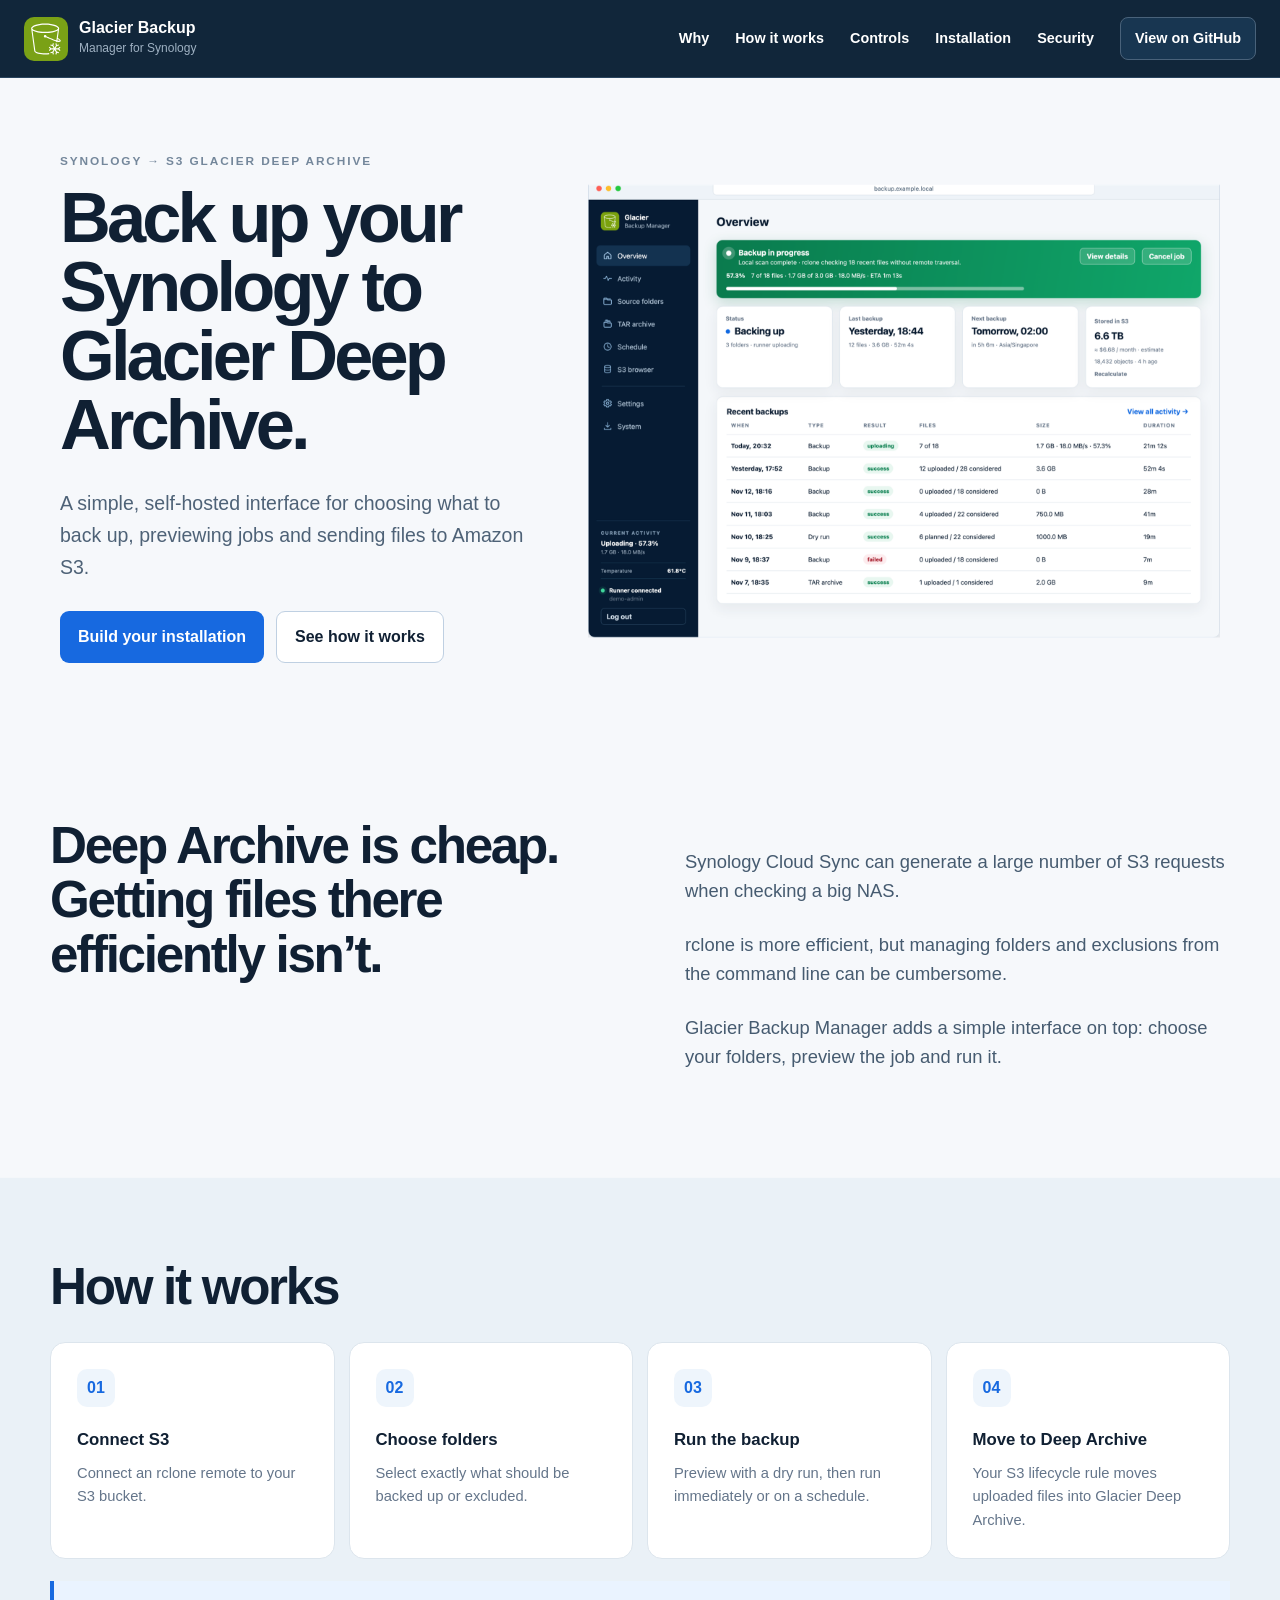
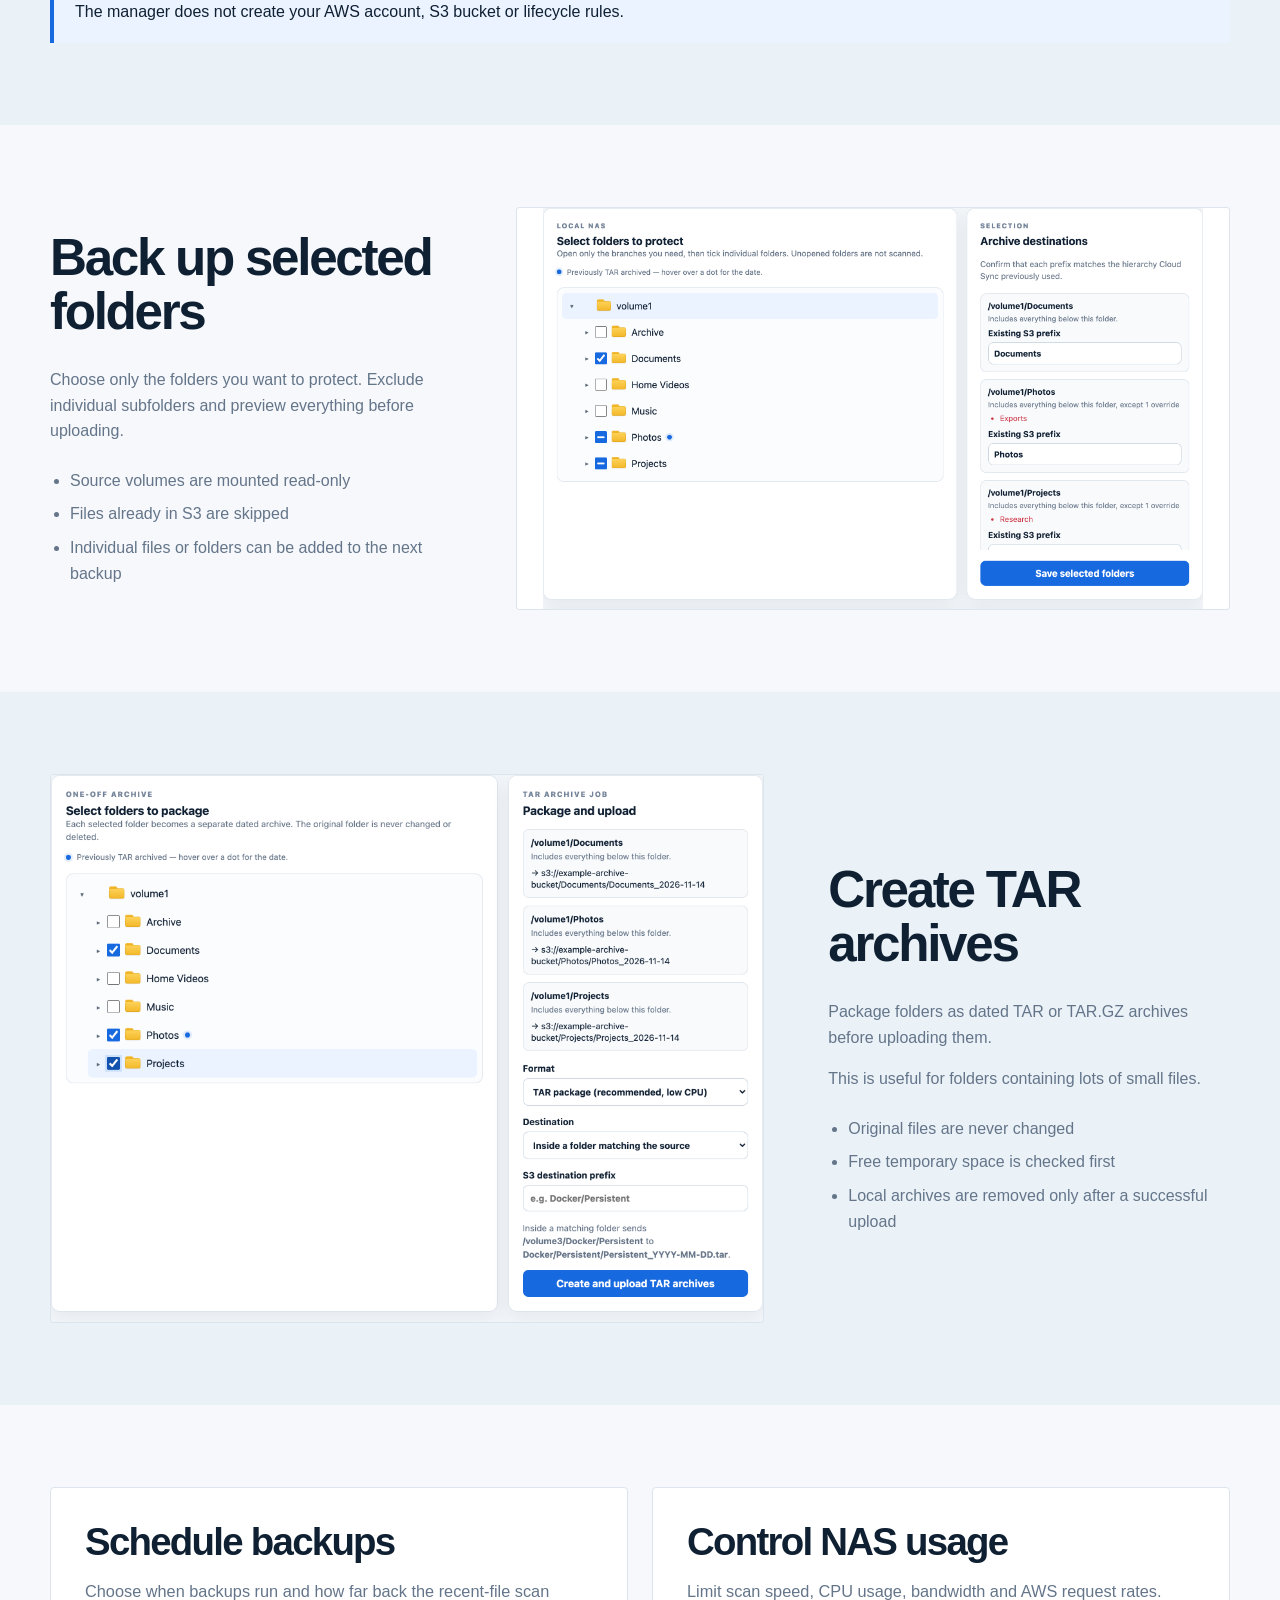
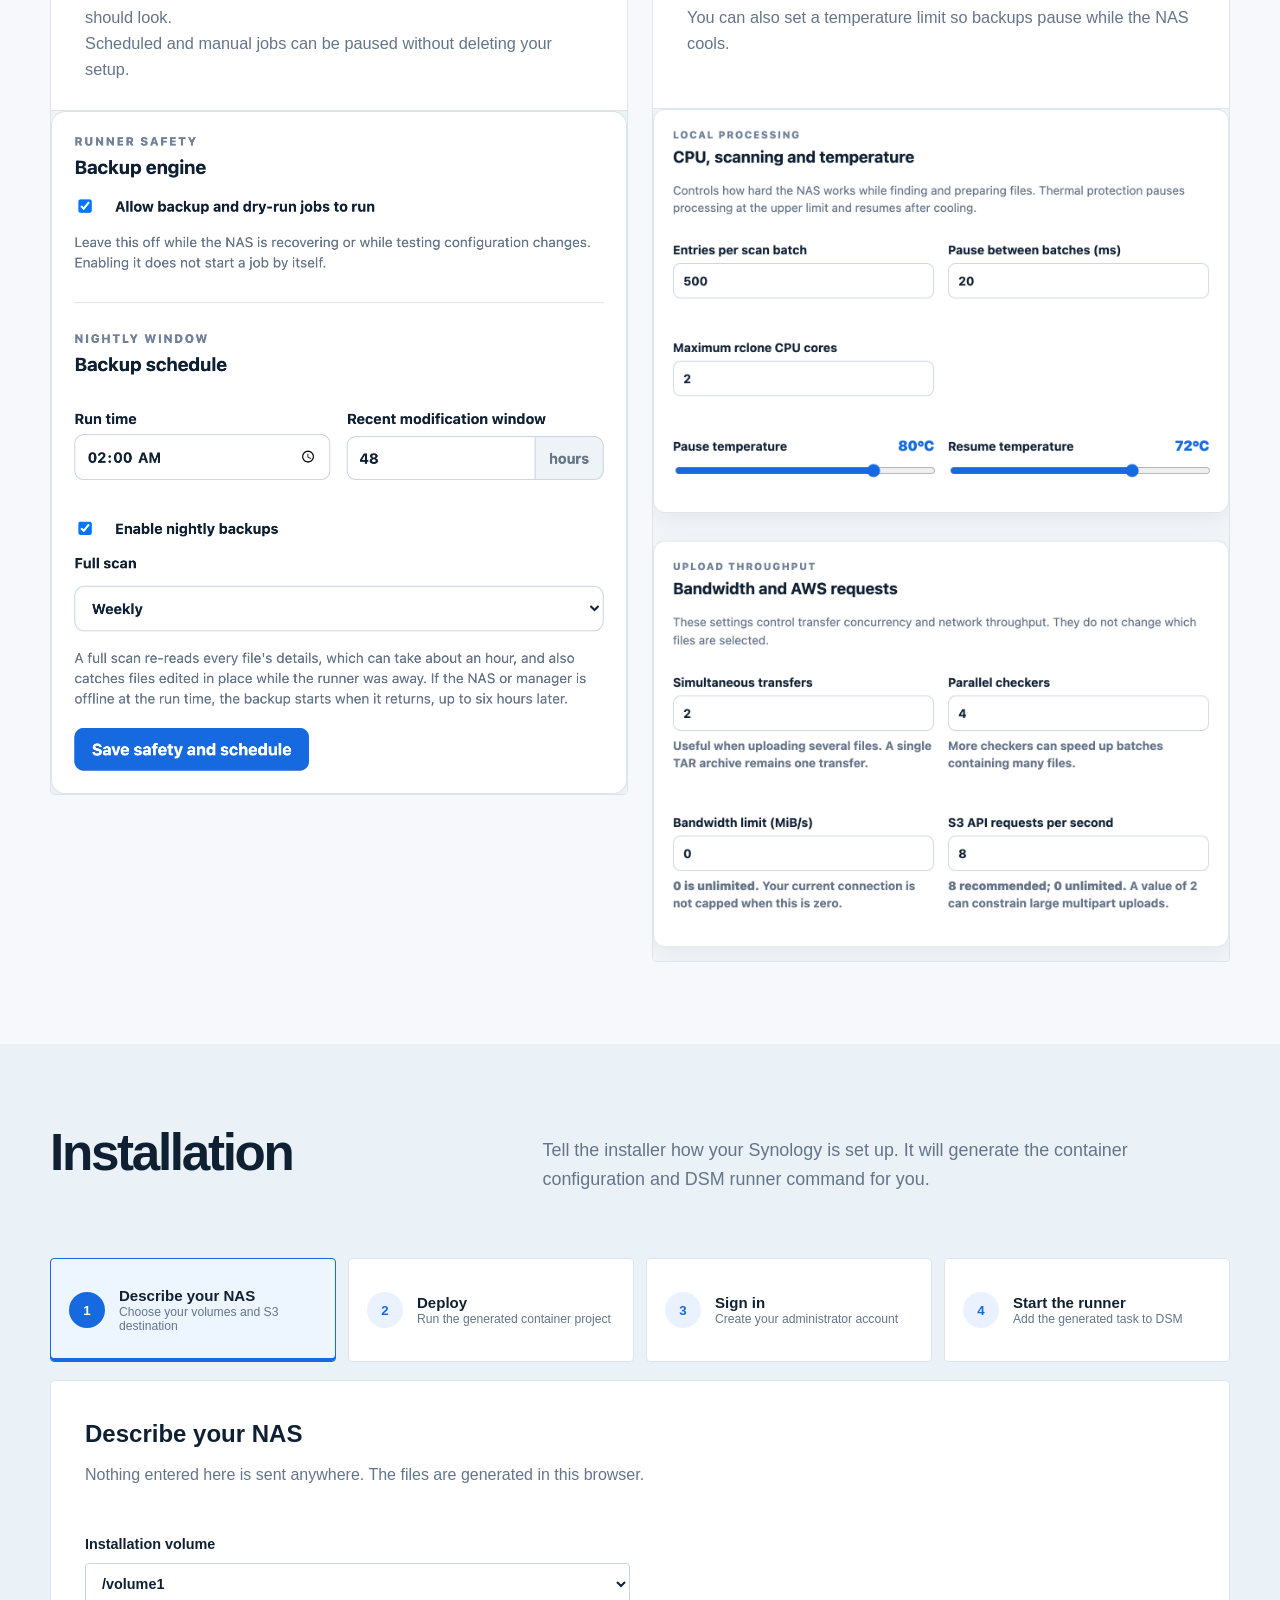
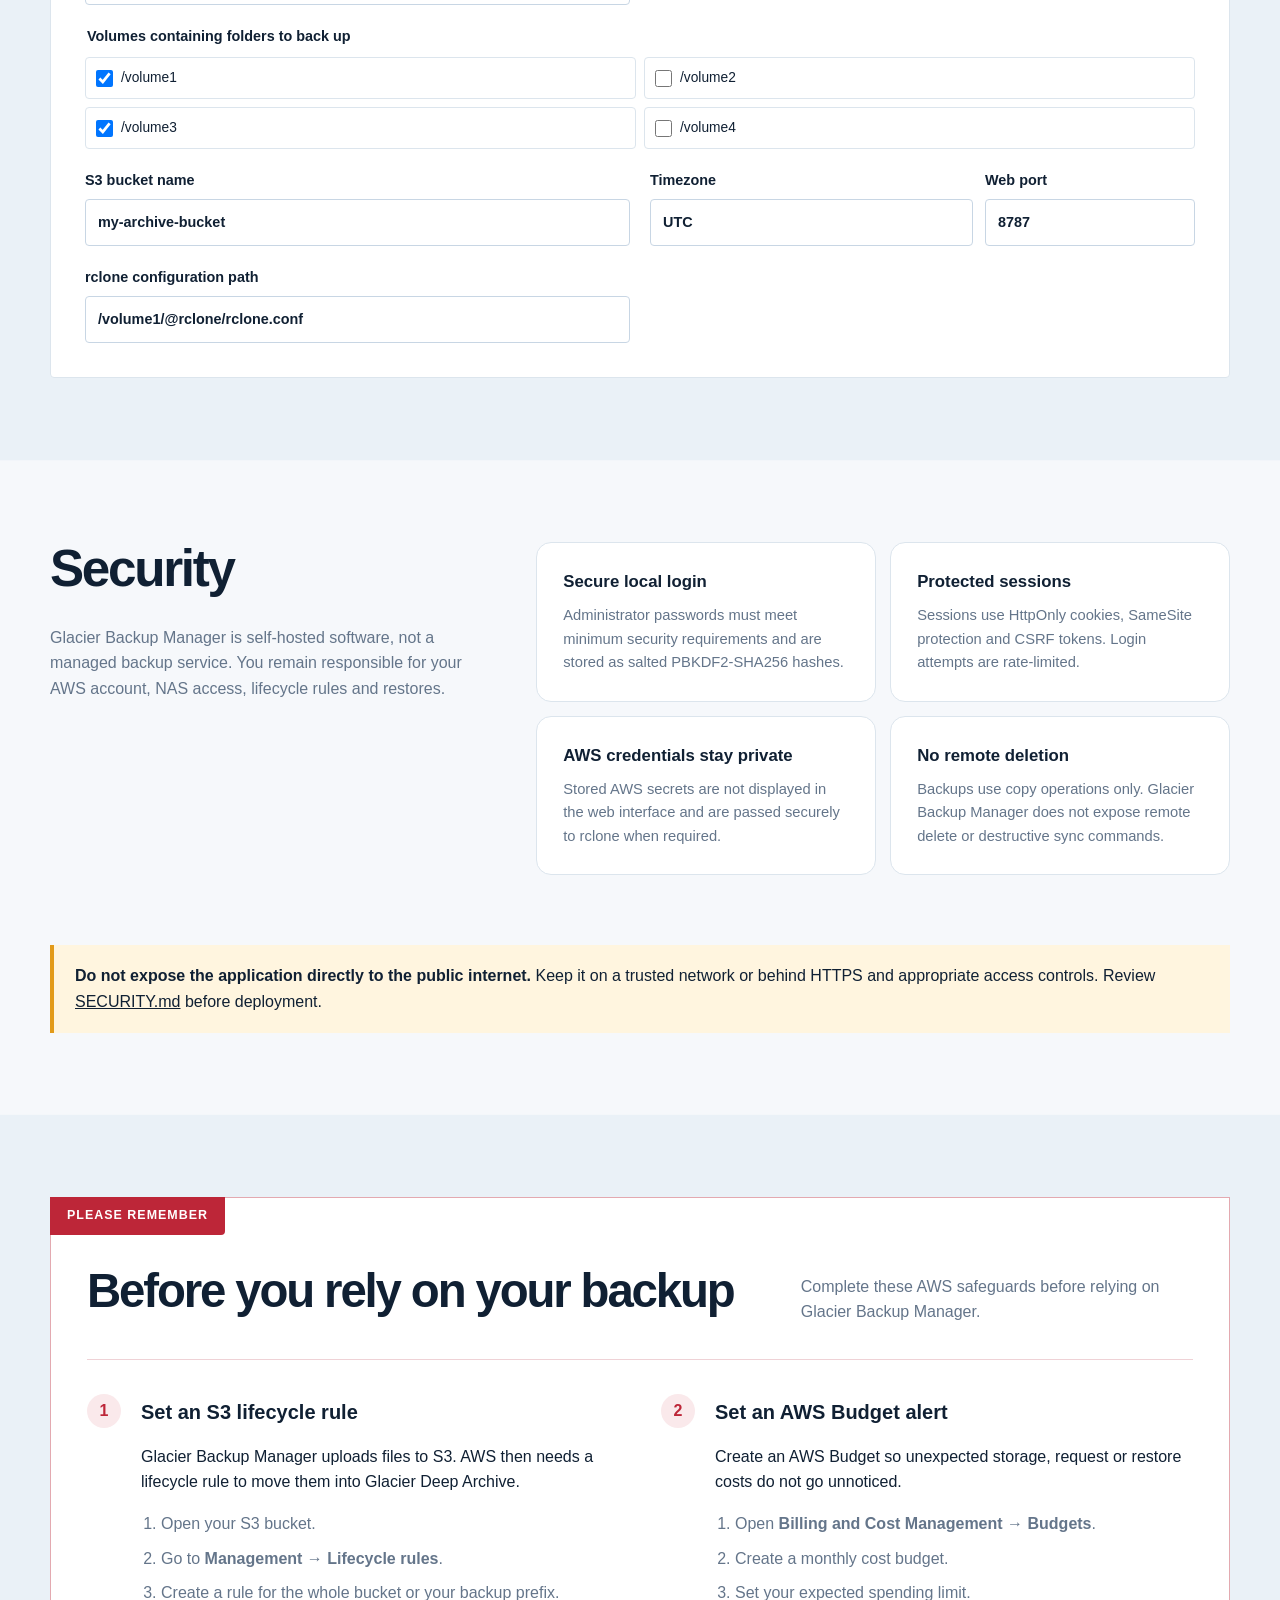
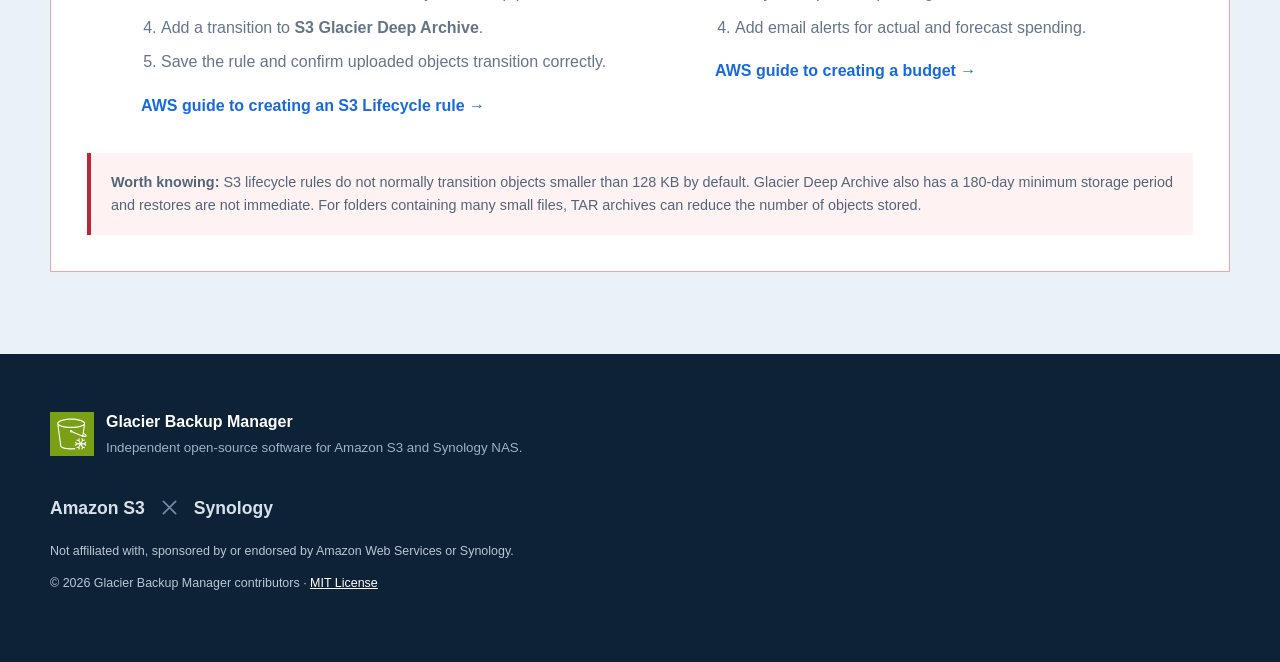
<file: website/index.html>
<!doctype html>
<html lang="en">
<head>
  <meta charset="utf-8">
  <meta name="viewport" content="width=device-width, initial-scale=1">
  <meta name="description" content="A simple, self-hosted interface for choosing what to back up, previewing jobs and sending files from Synology to Amazon S3.">
  <title>Glacier Backup Manager</title>
  <link rel="icon" href="assets/favicon.svg" type="image/svg+xml">
  <link rel="stylesheet" href="styles.css">
  <link rel="stylesheet" href="refinements.css">
</head>
<body>
  <header class="site-header">
    <a class="brand" href="#top" aria-label="Glacier Backup Manager home"><img src="assets/glacier-mark.svg" alt=""><span><strong>Glacier Backup</strong><small>Manager for Synology</small></span></a>
    <button class="menu" type="button" aria-expanded="false" aria-controls="nav">Menu</button>
    <nav id="nav" aria-label="Main navigation">
      <a href="#why">Why</a><a href="#how">How it works</a><a href="#controls">Controls</a><a href="#installation">Installation</a><a href="#security">Security</a>
      <a class="nav-cta" href="https://github.com/impala84/synology-glacier-backup-manager">View on GitHub</a>
    </nav>
  </header>

  <main id="top">
    <section class="hero">
      <div class="hero-copy">
        <p class="eyebrow">SYNOLOGY → S3 GLACIER DEEP ARCHIVE</p>
        <h1>Back up your Synology to Glacier Deep Archive.</h1>
        <p class="lede">A simple, self-hosted interface for choosing what to back up, previewing jobs and sending files to Amazon S3.</p>
        <div class="hero-actions"><a class="button primary" href="#installation">Build your installation</a><a class="button secondary" href="#how">See how it works</a></div>
      </div>
      <figure class="hero-shot"><img src="assets/overview-window.png" alt="Glacier Backup Manager overview showing a backup in progress, storage status and recent runs"></figure>
    </section>

    <section class="section story" id="why">
      <div><h2>Deep Archive is cheap. Getting files there efficiently isn’t.</h2></div>
      <div class="story-copy"><p>Synology Cloud Sync can generate a large number of S3 requests when checking a big NAS.</p><p>rclone is more efficient, but managing folders and exclusions from the command line can be cumbersome.</p><p>Glacier Backup Manager adds a simple interface on top: choose your folders, preview the job and run it.</p></div>
    </section>

    <section class="section" id="how">
      <h2>How it works</h2>
      <div class="flow">
        <article><span>01</span><h3>Connect S3</h3><p>Connect an rclone remote to your S3 bucket.</p></article>
        <article><span>02</span><h3>Choose folders</h3><p>Select exactly what should be backed up or excluded.</p></article>
        <article><span>03</span><h3>Run the backup</h3><p>Preview with a dry run, then run immediately or on a schedule.</p></article>
        <article><span>04</span><h3>Move to Deep Archive</h3><p>Your S3 lifecycle rule moves uploaded files into Glacier Deep Archive.</p></article>
      </div>
      <div class="note">The manager does not create your AWS account, S3 bucket or lifecycle rules.</div>
    </section>

    <section class="section task-section" id="folders">
      <div class="task-copy"><h2>Back up selected folders</h2><p>Choose only the folders you want to protect. Exclude individual subfolders and preview everything before uploading.</p><ul><li>Source volumes are mounted read-only</li><li>Files already in S3 are skipped</li><li>Individual files or folders can be added to the next backup</li></ul></div>
      <figure class="plain-shot folder-shot"><img src="assets/folder-selection-landscape.png" alt="An anonymised folder browser with selected and excluded backup folders"></figure>
    </section>

    <section class="section task-section task-section-reverse" id="tar">
      <figure class="plain-shot"><img src="assets/tar-archives.png" alt="Select folders and configure a dated TAR archive"></figure>
      <div class="task-copy"><h2>Create TAR archives</h2><p>Package folders as dated TAR or TAR.GZ archives before uploading them.</p><p>This is useful for folders containing lots of small files.</p><ul><li>Original files are never changed</li><li>Free temporary space is checked first</li><li>Local archives are removed only after a successful upload</li></ul></div>
    </section>

    <section class="section controls" id="controls">
      <article class="control-card">
        <div class="control-copy"><h2>Schedule backups</h2><p>Choose when backups run and how far back the recent-file scan should look.</p><p>Scheduled and manual jobs can be paused without deleting your setup.</p></div>
        <figure><img src="assets/schedule.png" alt="Nightly backup schedule and modification window"></figure>
      </article>
      <article class="control-card">
        <div class="control-copy"><h2>Control NAS usage</h2><p>Limit scan speed, CPU usage, bandwidth and AWS request rates.</p><p>You can also set a temperature limit so backups pause while the NAS cools.</p></div>
        <figure><img src="assets/settings.png" alt="CPU, temperature, bandwidth and AWS request controls"></figure>
      </article>
    </section>

    <section class="section installation" id="installation">
      <div class="installation-heading"><h2>Installation</h2><p>Tell the installer how your Synology is set up. It will generate the container configuration and DSM runner command for you.</p></div>

      <div class="installation-tabs" role="tablist" aria-label="Installation steps">
        <button type="button" role="tab" id="install-tab-1" aria-controls="install-panel-1" aria-selected="true" data-install-tab="install-panel-1"><span>1</span><strong>Describe your NAS</strong><small>Choose your volumes and S3 destination</small></button>
        <button type="button" role="tab" id="install-tab-2" aria-controls="install-panel-2" aria-selected="false" tabindex="-1" data-install-tab="install-panel-2"><span>2</span><strong>Deploy</strong><small>Run the generated container project</small></button>
        <button type="button" role="tab" id="install-tab-3" aria-controls="install-panel-3" aria-selected="false" tabindex="-1" data-install-tab="install-panel-3"><span>3</span><strong>Sign in</strong><small>Create your administrator account</small></button>
        <button type="button" role="tab" id="install-tab-4" aria-controls="install-panel-4" aria-selected="false" tabindex="-1" data-install-tab="install-panel-4"><span>4</span><strong>Start the runner</strong><small>Add the generated task to DSM</small></button>
      </div>

      <div class="installation-panel" id="install-panel-1" role="tabpanel" aria-labelledby="install-tab-1">
        <form class="builder-form" id="install-builder">
          <div class="panel-heading"><h3>Describe your NAS</h3><p>Nothing entered here is sent anywhere. The files are generated in this browser.</p></div>
          <label>Installation volume
            <select id="install-volume">
              <option value="volume1">/volume1</option><option value="volume2">/volume2</option><option value="volume3">/volume3</option><option value="volume4">/volume4</option>
            </select>
          </label>
          <fieldset>
            <legend>Volumes containing folders to back up</legend>
            <div class="volume-options">
              <label><input type="checkbox" name="source-volume" value="volume1" checked><span>/volume1</span></label>
              <label><input type="checkbox" name="source-volume" value="volume2"><span>/volume2</span></label>
              <label><input type="checkbox" name="source-volume" value="volume3" checked><span>/volume3</span></label>
              <label><input type="checkbox" name="source-volume" value="volume4"><span>/volume4</span></label>
            </div>
          </fieldset>
          <label>S3 bucket name<input id="install-bucket" value="my-archive-bucket" autocomplete="off" spellcheck="false"></label>
          <div class="builder-fields">
            <label>Timezone<input id="install-timezone" value="UTC" autocomplete="off" spellcheck="false"></label>
            <label>Web port<input id="install-port" type="number" value="8787" min="1024" max="65535"></label>
          </div>
          <label>rclone configuration path<input id="install-rclone" value="/volume1/@rclone/rclone.conf" autocomplete="off" spellcheck="false"></label>
          <p class="builder-error" id="builder-error" role="status" hidden>Select at least one source volume.</p>
        </form>
      </div>

      <div class="installation-panel" id="install-panel-2" role="tabpanel" aria-labelledby="install-tab-2" hidden>
        <div class="builder-output">
          <fieldset class="deployment-picker">
            <legend>How do you manage containers?</legend>
            <div class="deployment-options">
              <label><input type="radio" name="deployment-tool" value="portainer" checked><span><strong>Portainer</strong><small>Deploy with the stack web editor</small></span></label>
              <label><input type="radio" name="deployment-tool" value="container-manager"><span><strong>Synology Container Manager</strong><small>Deploy as a Container Manager project</small></span></label>
            </div>
          </fieldset>
          <div class="deployment-instructions" data-deployment-instructions="portainer">
            <div class="panel-heading"><h3>Deploy with Portainer</h3><ol><li>In Synology File Station, create <code id="portainer-root-path">/volume1/docker/synology-glacier-backup-manager</code> with <code>data</code> and <code>logs</code> subfolders.</li><li>In Portainer, open <strong>Stacks → Add stack → Web editor</strong>.</li><li>Name the stack <code>glacier-backup-manager</code>.</li><li>Paste the generated file below and select <strong>Deploy the stack</strong>.</li></ol></div>
          </div>
          <div class="deployment-instructions" data-deployment-instructions="container-manager" hidden>
            <div class="panel-heading"><h3>Deploy with Container Manager</h3><ol><li>In Synology File Station, create <code id="container-manager-root-path">/volume1/docker/synology-glacier-backup-manager</code> with <code>data</code> and <code>logs</code> subfolders.</li><li>In DSM, open <strong>Container Manager → Project → Create</strong>.</li><li>Name the project <code>glacier-backup-manager</code> and select that folder as the project path.</li><li>Select <strong>Create docker-compose.yml</strong>, paste the generated file below, then choose <strong>Next → Done</strong>.</li></ol></div>
          </div>
          <div class="code-block stack-code">
            <div class="code-actions"><button type="button" data-download-target="stack-output" data-download-name="compose.yaml">Download compose.yaml</button><button type="button" data-copy-target="stack-output">Copy compose file</button></div>
            <pre><code id="stack-output"></code></pre>
          </div>
          <p class="output-note">The selected source volumes are mounted read-only. Only the manager’s data and log folders are writable.</p>
        </div>
      </div>

      <div class="installation-panel" id="install-panel-3" role="tabpanel" aria-labelledby="install-tab-3" hidden>
        <div class="signin-step">
          <div class="panel-heading"><h3>Open the manager and sign in</h3><p>After <span id="deployment-tool-name">Portainer</span> finishes building the stack, open <code id="manager-address">http://your-nas:8787</code>. Create the local administrator account, then leave the backup engine paused until the test upload is verified.</p></div>
          <figure class="signin-shot"><img src="assets/first-sign-in.png" alt="Glacier Backup Manager sign-in screen with empty username and password fields"></figure>
        </div>
      </div>

      <div class="installation-panel" id="install-panel-4" role="tabpanel" aria-labelledby="install-tab-4" hidden>
        <div class="runner-setup">
          <div class="runner-copy">
            <div class="panel-heading"><h3>Add the runner task in Synology DSM</h3><p>Open <strong>Control Panel → Task Scheduler</strong>. Create a <strong>Triggered Task → User-defined script</strong>, run it as your dedicated backup user and set the event to <strong>Boot-up</strong>.</p></div>
            <div class="code-block">
              <div class="code-actions"><button type="button" data-copy-target="runner-command">Copy command</button></div>
              <pre><code id="runner-command"></code></pre>
            </div>
            <p class="runner-note">Run the task manually once after installation. Then add one harmless folder, run a dry run, upload one uniquely named test file and confirm it appears in S3.</p>
            <a class="text-link" href="https://github.com/impala84/synology-glacier-backup-manager#deployment-sequence">Read the full installation reference →</a>
          </div>
          <figure class="setup-shot"><img src="assets/dsm-task-scheduler.png" alt="Synology DSM Task Scheduler showing the runner as a user-defined boot-up script"></figure>
        </div>
      </div>
    </section>

    <section class="section security" id="security">
      <div><h2>Security</h2><p>Glacier Backup Manager is self-hosted software, not a managed backup service. You remain responsible for your AWS account, NAS access, lifecycle rules and restores.</p></div>
      <div class="security-list">
        <article><h3>Secure local login</h3><p>Administrator passwords must meet minimum security requirements and are stored as salted PBKDF2-SHA256 hashes.</p></article>
        <article><h3>Protected sessions</h3><p>Sessions use HttpOnly cookies, SameSite protection and CSRF tokens. Login attempts are rate-limited.</p></article>
        <article><h3>AWS credentials stay private</h3><p>Stored AWS secrets are not displayed in the web interface and are passed securely to rclone when required.</p></article>
        <article><h3>No remote deletion</h3><p>Backups use copy operations only. Glacier Backup Manager does not expose remote delete or destructive sync commands.</p></article>
      </div>
      <div class="warning"><strong>Do not expose the application directly to the public internet.</strong> Keep it on a trusted network or behind HTTPS and appropriate access controls. Review <a href="https://github.com/impala84/synology-glacier-backup-manager/blob/main/SECURITY.md">SECURITY.md</a> before deployment.</div>
    </section>

    <section class="section aws-reminders-band" aria-labelledby="aws-reminders-title">
      <div class="aws-reminders">
      <div class="reminder-tab">Please remember</div>
      <div class="reminder-heading">
        <h2 id="aws-reminders-title">Before you rely on your backup</h2>
        <p>Complete these AWS safeguards before relying on Glacier Backup Manager.</p>
      </div>
      <div class="reminder-grid">
        <article>
          <span class="reminder-number">1</span>
          <div>
            <h3>Set an S3 lifecycle rule</h3>
            <p>Glacier Backup Manager uploads files to S3. AWS then needs a lifecycle rule to move them into Glacier Deep Archive.</p>
            <ol>
              <li>Open your S3 bucket.</li>
              <li>Go to <strong>Management → Lifecycle rules</strong>.</li>
              <li>Create a rule for the whole bucket or your backup prefix.</li>
              <li>Add a transition to <strong>S3 Glacier Deep Archive</strong>.</li>
              <li>Save the rule and confirm uploaded objects transition correctly.</li>
            </ol>
            <a href="https://docs.aws.amazon.com/AmazonS3/latest/userguide/how-to-set-lifecycle-configuration-intro.html">AWS guide to creating an S3 Lifecycle rule →</a>
          </div>
        </article>
        <article>
          <span class="reminder-number">2</span>
          <div>
            <h3>Set an AWS Budget alert</h3>
            <p>Create an AWS Budget so unexpected storage, request or restore costs do not go unnoticed.</p>
            <ol>
              <li>Open <strong>Billing and Cost Management → Budgets</strong>.</li>
              <li>Create a monthly cost budget.</li>
              <li>Set your expected spending limit.</li>
              <li>Add email alerts for actual and forecast spending.</li>
            </ol>
            <a href="https://docs.aws.amazon.com/cost-management/latest/userguide/budgets-create.html">AWS guide to creating a budget →</a>
          </div>
        </article>
      </div>
        <p class="reminder-footnote"><strong>Worth knowing:</strong> S3 lifecycle rules do not normally transition objects smaller than 128 KB by default. Glacier Deep Archive also has a 180-day minimum storage period and restores are not immediate. For folders containing many small files, TAR archives can reduce the number of objects stored.</p>
      </div>
    </section>

  </main>

  <footer>
    <div class="footer-brand"><img src="assets/glacier-mark.svg" alt=""><span><strong>Glacier Backup Manager</strong><small>Independent open-source software for Amazon S3 and Synology NAS.</small></span></div>
    <div class="compatibility"><span>Amazon S3</span><span class="compatibility-x" aria-hidden="true"><svg viewBox="0 0 24 24" focusable="false"><path d="M5 5l14 14M19 5L5 19"></path></svg></span><span>Synology</span></div>
    <p>Not affiliated with, sponsored by or endorsed by Amazon Web Services or Synology.</p>
    <p>© 2026 Glacier Backup Manager contributors · <a href="https://github.com/impala84/synology-glacier-backup-manager/blob/main/LICENSE">MIT License</a></p>
  </footer>
  <script src="install-builder.js"></script>
</body>
</html>
</file>
<file: website/styles.css>
:root{--ink:#102033;--muted:#64758a;--navy:#0d2237;--blue:#1769e0;--ice:#eef5fc;--green:#76a314;--line:#dce5ed;--paper:#f6f8fb;--panel:#fff}*{box-sizing:border-box}html{scroll-behavior:smooth}body{margin:0;background:var(--paper);color:var(--ink);font-family:Inter,ui-sans-serif,-apple-system,BlinkMacSystemFont,"Segoe UI",sans-serif;font-size:16px;line-height:1.6}img{display:block;max-width:100%}a{color:inherit}.site-header{position:sticky;top:0;z-index:10;display:flex;align-items:center;justify-content:space-between;min-height:78px;padding:12px max(24px,calc((100vw - 1240px)/2));background:rgba(246,248,251,.94);border-bottom:1px solid rgba(220,229,237,.9);backdrop-filter:blur(15px)}.brand{display:flex;align-items:center;gap:11px;text-decoration:none}.brand img{width:44px;height:44px;border-radius:10px}.brand strong,.brand small{display:block}.brand strong{line-height:1.1}.brand small{margin-top:3px;color:var(--muted);font-size:.75rem}.site-header nav{display:flex;align-items:center;gap:26px}.site-header nav a{text-decoration:none;font-weight:650;font-size:.9rem}.site-header nav a:hover{color:var(--blue)}.nav-cta{padding:9px 14px;border:1px solid #bfd0e2;border-radius:8px;background:#fff}.menu{display:none}.hero{display:grid;grid-template-columns:minmax(0,.85fr) minmax(520px,1.15fr);gap:60px;align-items:center;min-height:700px;max-width:1360px;margin:auto;padding:90px 60px}.eyebrow{margin:0 0 12px;color:#74879b;font-size:.74rem;font-weight:850;letter-spacing:.16em}.hero h1{max-width:720px;margin:0;font-size:clamp(3rem,5.5vw,5.8rem);line-height:.98;letter-spacing:-.055em}.lede{max-width:680px;margin:28px 0;color:#4e6277;font-size:1.22rem;line-height:1.65}.hero-actions{display:flex;gap:12px;flex-wrap:wrap}.button{display:inline-flex;align-items:center;justify-content:center;padding:12px 18px;border-radius:9px;text-decoration:none;font-weight:760}.primary{background:var(--blue);color:#fff}.primary:hover{background:#0d55bd}.secondary{border:1px solid #bfd0e2;background:#fff}.quick-proof{display:flex;gap:22px;flex-wrap:wrap;margin:28px 0 0;padding:0;list-style:none;color:#4e6277;font-size:.86rem}.quick-proof li:before{content:"✓";margin-right:8px;color:#0c9660;font-weight:900}.hero-shot{margin:0;background:#fff;border:1px solid var(--line);border-radius:20px;padding:12px;box-shadow:0 28px 70px rgba(16,32,51,.15);transform:rotate(1deg)}.hero-shot img{border-radius:13px}.hero-shot figcaption{padding:10px 8px 2px;color:var(--muted);font-size:.78rem}.section{max-width:1240px;margin:auto;padding:110px 30px}.section h2{max-width:790px;margin:0 0 35px;font-size:clamp(2.2rem,4vw,4rem);line-height:1.06;letter-spacing:-.045em}.story{display:grid;grid-template-columns:1fr 1fr;gap:90px;border-top:1px solid var(--line)}.story-copy{padding-top:28px;color:#465b70;font-size:1.15rem}.story-copy p{margin:0 0 24px}.flow{display:grid;grid-template-columns:repeat(4,1fr);gap:14px}.flow article,.feature-grid article,.security-list article{padding:26px;border:1px solid var(--line);border-radius:15px;background:var(--panel)}.flow article>span{display:inline-grid;place-items:center;width:38px;height:38px;border-radius:10px;background:var(--ice);color:var(--blue);font-weight:850}.flow h3,.feature-grid h3,.security-list h3,.steps h3{margin:20px 0 8px;font-size:1.05rem}.flow p,.feature-grid p,.security-list p,.steps p{margin:0;color:var(--muted);font-size:.92rem}.note,.warning{margin-top:22px;padding:18px 21px;border-left:4px solid var(--blue);background:#eaf3ff}.gallery{display:grid;grid-template-columns:1fr 1fr;gap:18px}.gallery figure{margin:0;overflow:hidden;border:1px solid var(--line);border-radius:16px;background:#fff}.gallery .wide{grid-column:1/-1}.gallery img{width:100%;aspect-ratio:16/9;object-fit:cover;object-position:top}.gallery figcaption{display:grid;gap:3px;padding:17px 20px}.gallery figcaption span{color:var(--muted);font-size:.88rem}.feature-grid{display:grid;grid-template-columns:repeat(3,1fr);gap:14px;margin-top:18px}.feature-grid h3,.security-list h3{margin-top:0}.install{display:grid;grid-template-columns:.8fr 1.2fr;gap:80px}.install-intro{position:sticky;top:120px;align-self:start}.install-intro p:not(.eyebrow){color:var(--muted)}.steps{display:grid;gap:0;margin:0 0 28px;padding:0;list-style:none}.steps li{display:grid;grid-template-columns:48px 1fr;gap:18px;padding:22px 0;border-bottom:1px solid var(--line)}.steps li>span{display:grid;place-items:center;width:42px;height:42px;border-radius:50%;background:var(--navy);color:white;font-weight:800}.steps h3{margin:0 0 5px}.security{display:grid;grid-template-columns:.75fr 1.25fr;gap:70px}.security>div:first-child p:not(.eyebrow){color:var(--muted)}.security-list{display:grid;grid-template-columns:1fr 1fr;gap:14px}.warning{grid-column:1/-1;margin-top:0;border-color:#e29a19;background:#fff5df}.open-source{max-width:900px;text-align:center}.open-source h2{margin-left:auto;margin-right:auto}.open-source>p:not(.eyebrow){color:var(--muted);font-size:1.08rem}footer{padding:55px max(30px,calc((100vw - 1180px)/2));background:var(--navy);color:#b8c7d5}.footer-brand{display:flex;align-items:center;gap:12px}.footer-brand img{width:44px}.footer-brand strong,.footer-brand small{display:block;color:#fff}.footer-brand small{margin-top:3px;color:#9fb1c2}.compatibility{display:flex;align-items:center;gap:14px;margin:35px 0 20px;color:#d7e1e9;font-size:1.1rem;font-weight:750}.compatibility b{font-size:1.5rem;color:#718ba4}footer p{max-width:850px;font-size:.78rem}footer a{color:#fff}@media(max-width:980px){.hero{grid-template-columns:1fr;min-height:0;padding-top:70px}.hero-shot{transform:none}.flow,.feature-grid{grid-template-columns:1fr 1fr}.story,.install,.security{grid-template-columns:1fr;gap:35px}.install-intro{position:static}.site-header nav{display:none;position:absolute;top:77px;left:0;right:0;padding:20px 28px;background:var(--paper);border-bottom:1px solid var(--line);flex-direction:column;align-items:flex-start}.site-header nav.open{display:flex}.menu{display:block;border:1px solid var(--line);border-radius:8px;background:#fff;padding:9px 12px;font-weight:700}}@media(max-width:640px){.site-header{padding:12px 18px}.hero{padding:58px 20px}.hero h1{font-size:3.15rem}.section{padding:78px 20px}.flow,.feature-grid,.security-list,.gallery{grid-template-columns:1fr}.gallery .wide{grid-column:auto}.quick-proof{display:grid;gap:8px}.hero-shot{padding:7px}.story-copy{padding-top:0}.gallery img{aspect-ratio:4/3}.brand small{display:none}}
</file>
<file: website/refinements.css>
.site-header {
  background: rgba(13, 34, 55, 0.98);
  border-bottom-color: #29445e;
}

.brand strong,
.site-header nav a {
  color: #fff;
}

.brand small {
  color: #9fb1c2;
}

.site-header nav a:hover {
  color: #b8d9fa;
}

.compatibility-x {
  display: inline-grid;
  place-items: center;
  color: #718ba4;
}

.compatibility-x svg {
  width: 21px;
  height: 21px;
  fill: none;
  stroke: currentColor;
  stroke-width: 2;
  stroke-linecap: round;
}

.nav-cta {
  border-color: #49627a;
  background: #183651;
}

.hero {
  min-height: 590px;
  padding-top: 74px;
  padding-bottom: 74px;
}

.hero-shot {
  overflow: visible;
  margin: 0;
  padding: 0;
  border: 0;
  border-radius: 0;
  background: transparent;
  box-shadow: none;
  transform: none;
}

.hero-shot img {
  width: 100%;
  max-width: 100%;
  margin: 0;
  border-radius: 0;
  clip-path: none;
}

.section {
  scroll-margin-top: 76px;
  padding-top: 82px;
  padding-bottom: 82px;
  background: #f6f8fb;
  box-shadow: 0 0 0 100vmax #f6f8fb;
  clip-path: inset(0 -100vmax);
}

/* Every content section belongs to one of two alternating full-width fields. */
#how,
#tar,
#installation {
  background: #eaf1f7;
  box-shadow: 0 0 0 100vmax #eaf1f7;
}

.story {
  border-top: 0;
}

.section h2 {
  margin-bottom: 28px;
}

.task-section {
  display: grid;
  grid-template-columns: minmax(300px, 0.72fr) minmax(520px, 1.28fr);
  gap: 64px;
  align-items: center;
}

.task-section-reverse {
  grid-template-columns: minmax(520px, 1.28fr) minmax(300px, 0.72fr);
}

.task-copy p,
.task-copy li {
  color: var(--muted);
}

.task-copy ul {
  display: grid;
  gap: 8px;
  margin: 24px 0 0;
  padding-left: 20px;
}

.plain-shot {
  overflow: hidden;
  margin: 0;
  border: 1px solid var(--line);
  border-radius: 3px;
  background: #fff;
}

.plain-shot img {
  width: 100%;
}

.folder-shot img {
  aspect-ratio: 16 / 9;
  object-fit: contain;
}

.controls {
  display: grid;
  grid-template-columns: 1fr 1fr;
  gap: 24px;
  align-items: start;
}

.control-card {
  min-width: 0;
  overflow: hidden;
  border: 1px solid var(--line);
  border-radius: 4px;
  background: #fff;
}

.control-copy {
  min-height: 220px;
  padding: 34px 34px 28px;
}

.control-copy h2 {
  margin: 0 0 15px;
  font-size: clamp(2rem, 3vw, 3.25rem);
}

.control-copy p {
  margin: 0;
  color: var(--muted);
  font-size: 1.02rem;
}

.control-card figure {
  margin: 0;
  border-top: 1px solid var(--line);
  background: #f9fbfd;
}

.control-card img {
  width: 100%;
  height: auto;
}

.installation-heading {
  display: grid;
  grid-template-columns: 0.75fr 1.25fr;
  gap: 80px;
  align-items: start;
  margin-bottom: 50px;
}

.installation-heading > p {
  max-width: 680px;
  margin: 10px 0 0;
  color: var(--muted);
  font-size: 1.12rem;
}

.installation-tabs {
  display: grid;
  grid-template-columns: repeat(4, 1fr);
  gap: 12px;
  margin-bottom: 18px;
}

.installation-tabs button {
  display: grid;
  grid-template-columns: 38px 1fr;
  column-gap: 12px;
  row-gap: 0;
  align-items: center;
  min-height: 104px;
  padding: 18px;
  border: 1px solid var(--line);
  border-radius: 4px;
  background: #fff;
  color: var(--ink);
  text-align: left;
  cursor: pointer;
}

.installation-tabs button > span {
  grid-row: 1 / 3;
  display: grid;
  place-items: center;
  width: 36px;
  height: 36px;
  border-radius: 50%;
  background: #eaf2ff;
  color: var(--blue);
  font-weight: 850;
}

.installation-tabs button strong {
  align-self: end;
  line-height: 1.2;
  font-size: 0.94rem;
}

.installation-tabs button small {
  align-self: start;
  color: var(--muted);
  font-size: 0.76rem;
  line-height: 1.2;
}

.installation-tabs button[aria-selected="true"] {
  border-color: var(--blue);
  background: #edf5ff;
  box-shadow: inset 0 -3px 0 var(--blue);
}

.installation-tabs button[aria-selected="true"] > span {
  background: var(--blue);
  color: #fff;
}

.installation-tabs button:focus-visible {
  outline: 3px solid rgba(35, 108, 224, 0.3);
  outline-offset: 2px;
}

.installation-panel {
  min-width: 0;
  padding: 34px;
  border: 1px solid var(--line);
  border-radius: 4px;
  background: #fff;
}

.installation-panel[hidden] {
  display: none;
}

.builder-form,
.builder-output {
  min-width: 0;
}

.builder-form {
  display: grid;
  grid-template-columns: repeat(2, minmax(0, 1fr));
  gap: 20px;
}

.panel-heading {
  max-width: 760px;
  margin-bottom: 26px;
}

.panel-heading h3 {
  margin: 0 0 8px;
  font-size: 1.5rem;
}

.panel-heading p {
  margin: 0;
  color: var(--muted);
}

.builder-form > .panel-heading,
.builder-form > fieldset,
.builder-form > .builder-error {
  grid-column: 1 / -1;
}

.builder-form > label,
.builder-fields label,
.builder-form legend {
  color: var(--ink);
  font-size: 0.9rem;
  font-weight: 760;
}

.builder-form input:not([type="checkbox"]),
.builder-form select {
  width: 100%;
  margin-top: 7px;
  padding: 11px 12px;
  border: 1px solid #c8d6e4;
  border-radius: 4px;
  background: #fff;
  color: var(--ink);
  font: inherit;
}

.builder-form fieldset {
  margin: 0;
  padding: 0;
  border: 0;
}

.builder-form legend {
  margin-bottom: 9px;
}

.volume-options {
  display: grid;
  grid-template-columns: 1fr 1fr;
  gap: 8px;
}

.volume-options label {
  display: flex;
  align-items: center;
  gap: 8px;
  padding: 9px 10px;
  border: 1px solid var(--line);
  border-radius: 4px;
  font-size: 0.86rem;
  cursor: pointer;
}

.volume-options input {
  width: 17px;
  height: 17px;
  margin: 0;
}

.builder-fields {
  display: grid;
  grid-template-columns: 1fr 0.65fr;
  gap: 12px;
}

.builder-error {
  margin: 0;
  color: #b4232f;
  font-weight: 700;
}

.builder-output .code-block {
  margin-top: 0;
}

.deployment-picker {
  margin: 0 0 28px;
  padding: 0;
  border: 0;
}

.deployment-picker legend {
  margin-bottom: 10px;
  font-size: 0.9rem;
  font-weight: 760;
}

.deployment-options {
  display: grid;
  grid-template-columns: 1fr 1fr;
  gap: 10px;
}

.deployment-options label {
  display: flex;
  align-items: center;
  gap: 12px;
  padding: 14px 16px;
  border: 1px solid var(--line);
  border-radius: 4px;
  cursor: pointer;
}

.deployment-options label:has(input:checked) {
  border-color: var(--blue);
  background: #edf5ff;
}

.deployment-options input {
  width: 18px;
  height: 18px;
  margin: 0;
  accent-color: var(--blue);
}

.deployment-options span,
.deployment-options strong,
.deployment-options small {
  display: block;
}

.deployment-options small {
  margin-top: 2px;
  color: var(--muted);
}

.deployment-instructions[hidden] {
  display: none;
}

.deployment-instructions .panel-heading {
  max-width: none;
}

.deployment-instructions ol {
  display: grid;
  gap: 7px;
  margin: 12px 0 0;
  padding-left: 22px;
  color: var(--muted);
}

.output-note,
.runner-note {
  color: var(--muted);
  font-size: 0.86rem;
}

.signin-step {
  display: grid;
  grid-template-columns: minmax(280px, 0.7fr) minmax(480px, 1.3fr);
  gap: 44px;
  align-items: center;
}

.builder-form,
.builder-output,
.signin-step,
.runner-setup,
.runner-copy,
.signin-shot,
.setup-shot {
  min-width: 0;
}

.runner-setup {
  display: grid;
  grid-template-columns: minmax(320px, 0.75fr) minmax(560px, 1.25fr);
  gap: 54px;
  align-items: center;
  margin: 0;
}

.runner-copy > p {
  color: var(--muted);
}

.code-block {
  position: relative;
  margin-top: 24px;
}

.code-block pre {
  overflow-x: auto;
  margin: 0;
  padding: 62px 20px 20px;
  border: 1px solid #29445e;
  border-radius: 3px;
  background: var(--navy);
  color: #e6eef6;
  font-size: 0.78rem;
  line-height: 1.65;
}

.code-actions {
  position: absolute;
  top: 11px;
  right: 11px;
  z-index: 1;
  display: flex;
  gap: 8px;
}

.code-actions button {
  padding: 7px 10px;
  border: 1px solid #49627a;
  border-radius: 4px;
  background: #183651;
  color: #fff;
  font: inherit;
  font-size: 0.76rem;
  font-weight: 750;
  cursor: pointer;
}

.runner-note {
  margin-top: 18px;
  font-size: 0.86rem;
}

.text-link {
  display: inline-block;
  margin-top: 6px;
  color: var(--blue);
  font-weight: 760;
  text-decoration: none;
}

.setup-shot {
  overflow: hidden;
  margin: 0;
  border: 1px solid var(--line);
  border-radius: 3px;
  background: #fff;
}

.signin-shot {
  overflow: hidden;
  margin: 0;
  border: 1px solid var(--line);
  border-radius: 3px;
  background: #eaf2f9;
}

.signin-shot img,
.setup-shot img {
  display: block;
  width: 100%;
  height: auto;
}

.aws-reminders-band {
  background: #eaf1f7;
  box-shadow: 0 0 0 100vmax #eaf1f7;
}

.aws-reminders {
  position: relative;
  padding: 68px 36px 36px;
  border: 1px solid #e3a9b0;
  background: #fff;
}

.reminder-tab {
  position: absolute;
  top: -1px;
  left: -1px;
  padding: 9px 17px;
  border-radius: 0 0 4px 0;
  background: #bd2638;
  color: #fff;
  font-size: 0.78rem;
  font-weight: 850;
  letter-spacing: 0.08em;
  text-transform: uppercase;
}

.reminder-heading {
  display: grid;
  grid-template-columns: 1.25fr 0.75fr;
  gap: 60px;
  align-items: start;
  padding-bottom: 34px;
  border-bottom: 1px solid #efd2d6;
}

.reminder-heading h2 {
  margin: 0;
  font-size: clamp(2.1rem, 3.7vw, 3.7rem);
}

.reminder-heading p {
  margin: 8px 0 0;
  color: var(--muted);
  font-size: 1rem;
}

.reminder-grid {
  display: grid;
  grid-template-columns: 1fr 1fr;
  gap: 42px;
  padding-top: 34px;
}

.reminder-grid article {
  display: grid;
  grid-template-columns: 38px 1fr;
  gap: 16px;
  min-width: 0;
}

.reminder-number {
  display: grid;
  place-items: center;
  width: 34px;
  height: 34px;
  border-radius: 50%;
  background: #fae9eb;
  color: #bd2638;
  font-weight: 850;
}

.reminder-grid h3 {
  margin: 2px 0 14px;
  font-size: 1.25rem;
}

.reminder-grid ol {
  display: grid;
  gap: 9px;
  margin: 0 0 18px;
  padding-left: 20px;
  color: var(--muted);
}

.reminder-grid a {
  color: var(--blue);
  font-weight: 760;
  text-decoration: none;
}

.reminder-footnote {
  margin: 34px 0 0;
  padding: 18px 20px;
  border-left: 4px solid #bd2638;
  background: #fff2f3;
  color: #52667a;
  font-size: 0.9rem;
}

@media (max-width: 980px) {
  .site-header nav {
    background: var(--navy);
  }

  .menu {
    color: #fff;
    border-color: #49627a;
    background: #183651;
  }

  .task-section,
  .task-section-reverse {
    grid-template-columns: 1fr;
    gap: 32px;
  }

  .task-section-reverse .plain-shot {
    order: 2;
  }

  .controls,
  .installation-heading,
  .signin-step,
  .runner-setup,
  .reminder-heading,
  .reminder-grid {
    grid-template-columns: 1fr;
    gap: 30px;
  }

  .installation-tabs {
    grid-template-columns: repeat(2, 1fr);
  }

  .control-copy {
    min-height: 0;
  }
}

@media (max-width: 640px) {
  .section {
    padding-top: 44px;
    padding-bottom: 44px;
  }

  .aws-reminders {
    padding: 64px 22px 24px;
  }

  .installation-panel {
    padding: 22px;
  }

  .builder-form,
  .volume-options,
  .builder-fields,
  .deployment-options {
    grid-template-columns: 1fr;
  }

  .installation-tabs {
    gap: 8px;
  }

  .installation-tabs button {
    grid-template-columns: 32px 1fr;
    min-height: 88px;
    padding: 12px;
  }

  .installation-tabs button > span {
    width: 30px;
    height: 30px;
  }

  .installation-tabs button strong {
    font-size: 0.82rem;
  }

  .installation-tabs button small {
    font-size: 0.68rem;
  }

  .code-block pre {
    font-size: 0.7rem;
  }

  .code-actions {
    position: static;
    padding: 10px;
    background: var(--navy);
  }

  .code-block pre {
    padding-top: 18px;
  }
}
</file>
